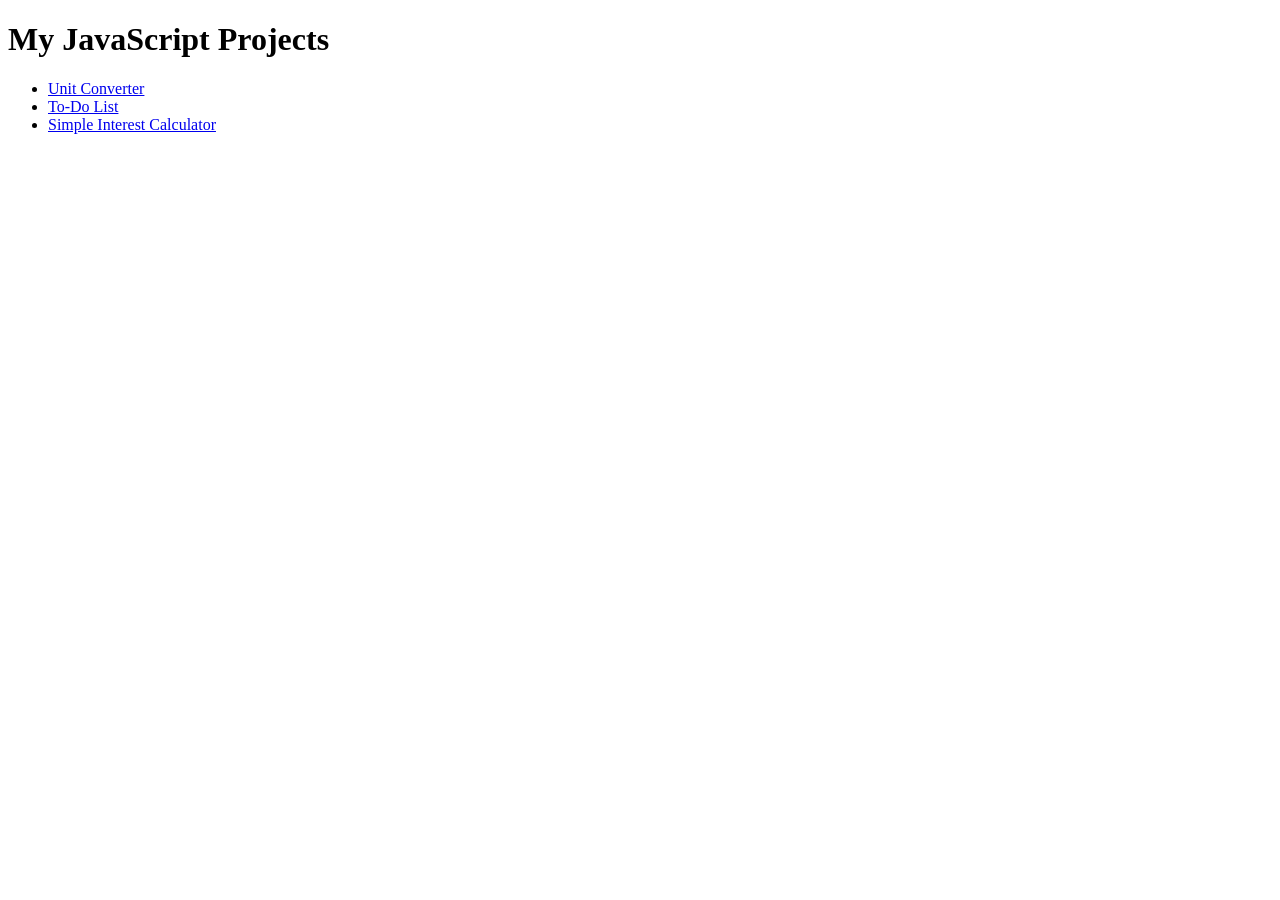
<file: index.html>
<!DOCTYPE html>
<html>
<head>
    <title>JavaScript Projects</title>
</head>
<body>
    <h1>My JavaScript Projects</h1>

    <ul>
        <li><a href="./Unit-Conversion/">Unit Converter</a></li>
        <li><a href="./To-Do-List/">To-Do List</a></li>
        <li><a href="./Simple-Interest-Calculator/">Simple Interest Calculator</a></li>
    </ul>
</body>
</html>
</file>
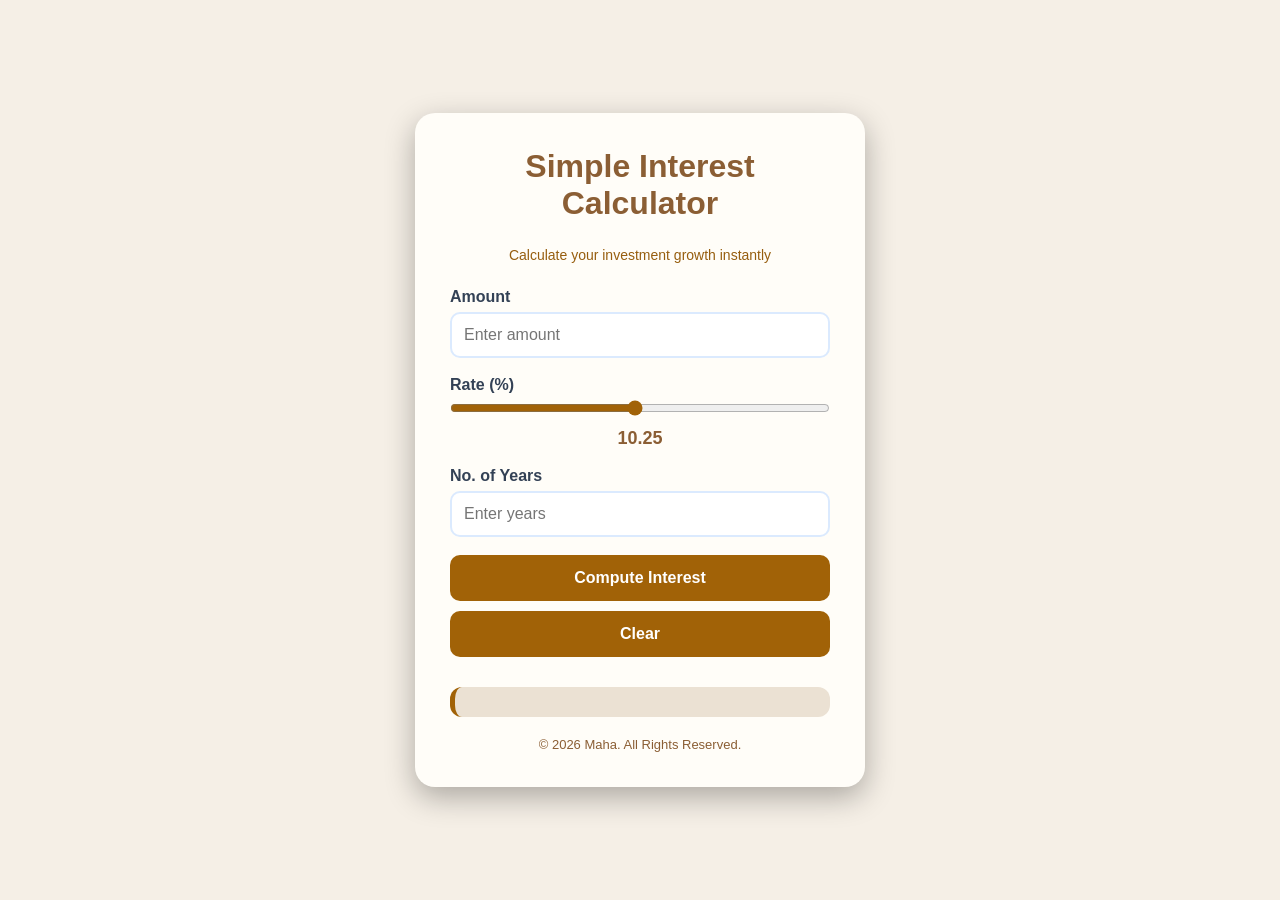
<file: Simple-Interest-Calculator/index.html>
<!DOCTYPE html>
<html>
    <head>
        <script src="script.js"></script>
        <link rel="stylesheet" href="style.css">
        <title>Simple Interest Calculator</title>
    </head>
    <body>
        <div class="maindiv">
            <h1>Simple Interest Calculator</h1>
            <p class="subtitle">
            Calculate your investment growth instantly
            </p>

            <div class="input-group">
                <label for="">Amount</label>
                <input type="number"  id="principal" placeholder="Enter amount">  <br/>
            </div>

            <div class="input-group rate">
                <label for="">Rate (%)</label>
                <input type="range"  id="rate" min="1" max="20" value="10.25" step="0.25" oninput="updateRate()">  <br/>

                <p class="rate-display">
                    <span id="rate_val">10.25</span>
                </p>
            </div>

            <div class="input-group">
               <label for="">No. of Years</label>
               <input type="number"  id="years" list="all_years" placeholder="Enter years">
                <datalist id="all_years">
                    <option value="1">1</option>
                    <option value="2">2</option>
                    <option value="3">3</option>
                    <option value="4">4</option>
                    <option value="5">5</option>
                    <option value="6">6</option>
                    <option value="7">7</option>
                    <option value="8">8</option>
                    <option value="9">9</option>
                    <option value="10">10</option>
                </datalist>  
                <br/>
            </div>

        <!-- Interest : <span id="result"></span><br> -->

        <button onclick="compute()">Compute Interest</button> 
        <button onclick="resetForm()">Clear</button>
        <div id="result" class="result-card"></div>
        <footer>
            &#169; 2026 Maha. All Rights Reserved.
        </footer>
        
    </body>
</html>
</file>
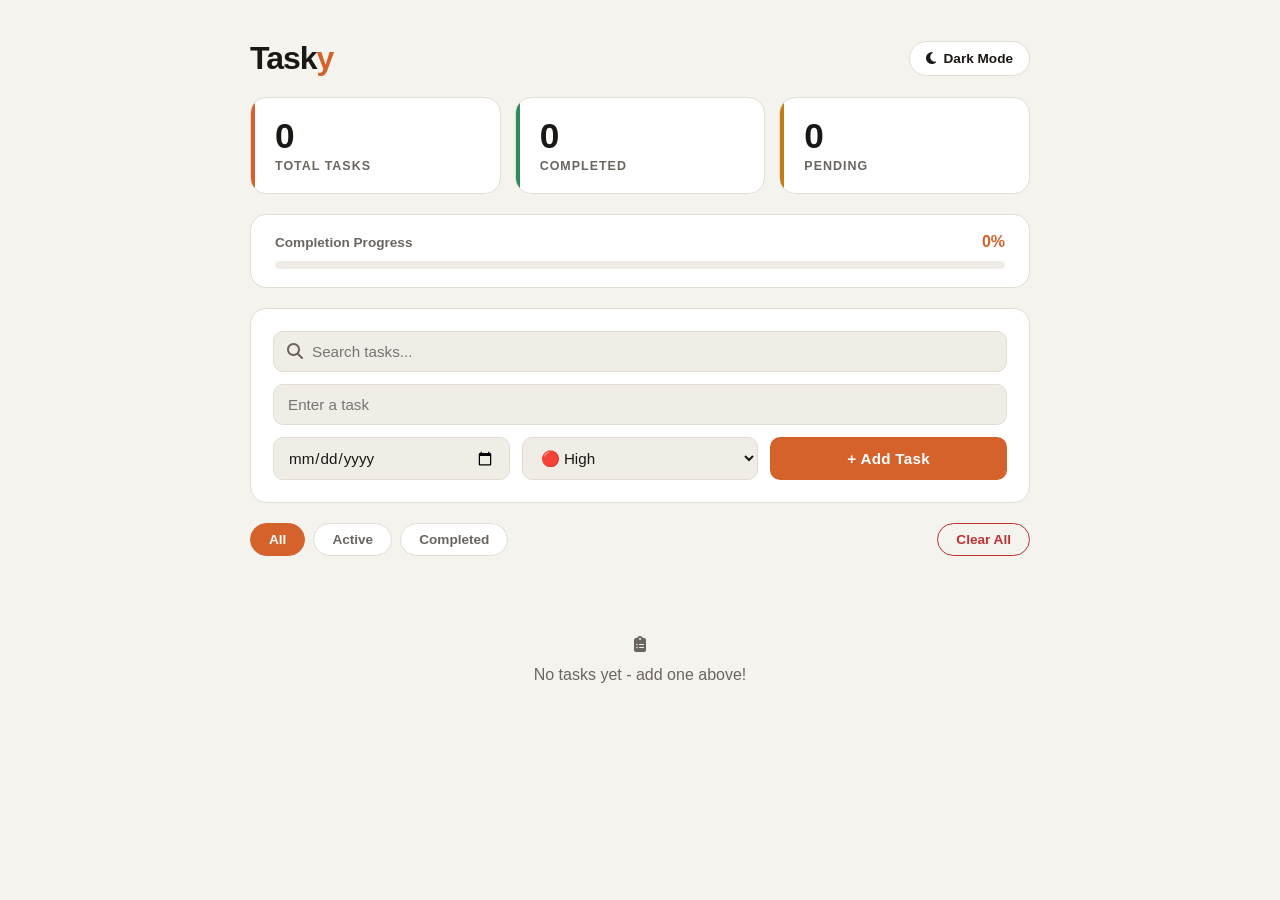
<file: To-Do-List/index.html>
<!DOCTYPE html>
<html lang="en">
<head>
    <meta charset="UTF-8">
    <meta name="viewport" content="width=device-width, initial-scale=1.0">
    <title>Tasky</title>
    <link rel="stylesheet" href="https://cdnjs.cloudflare.com/ajax/libs/font-awesome/6.5.0/css/all.min.css">
    <link rel="stylesheet" href="style.css">
</head>

<body>
    <div class="container">

        <!-- Top Bar -->
        <div class="top-bar">
            <div class="logo">Task<span>y</span></div>
            <button class="theme-btn" id="themeBtn">
            <i class="fa-solid fa-moon"></i> Dark Mode
            </button>
        </div>
            
        <!-- Stats -->
        <div class="stats">
            <div class="stat-card">
                <h2 class="stat-num" id="totalTasks">0</h2>
                <p class="stat-label">Total Tasks</p>
            </div>

            <div class="stat-card green">
                <h2 class="stat-num" id="completedTasks">0</h2>
                <p class="stat-label">Completed</p>
            </div>

            <div class="stat-card amber">
                <h2 class="stat-num" id="pendingTasks">0</h2>
                <p class="stat-label">Pending</p>
            </div>
        </div>


        <!-- Progress -->
        <div class="progress-wrap">
            <div class="progress-top">
                <span class="progress-label">Completion Progress</span>
                <span class="progress-pct" id="progressPct">0%</span>
            </div>
            <div class="progress-track">
                <div class="progress-fill" id="progressFill"></div>
            </div>
        </div>

        <!-- Input Card -->
        <div class="input-card">
            <div class="search-wrap">
                <span class="search-icon"><i class="fa-solid fa-magnifying-glass"></i></span>
                <input type="text" id="searchTask" placeholder="Search tasks..." oninput="filterBySearch()"/>
            </div>
            <input type="text" id="taskInput" placeholder="Enter a task">
            <div class="row">
                <input type="date" id="dueDate">
                <select id="priority">
                    <option value="High">🔴 High</option>
                    <option value="Medium">🟡 Medium</option>
                    <option value="Low">🟢 Low</option>
                </select>
                <button class="add-btn" onclick="addTask()">
                + Add Task
                </button>
            </div>
        </div>

        <!-- Filter -->
        <div class="filters">
            <button class="filter-btn active" onclick="setFilter('all', this)">All</button>
            <button class="filter-btn" onclick="setFilter('active', this)">Active</button>
            <button class="filter-btn" onclick="setFilter('completed', this)">Completed</button>
            <button class="clear-btn" onclick="clearAll()">
            Clear All
            </button>
        </div>

        <!-- Empty State -->
        <div class="emptyState" id="emptyState">
            <p class="empty-icon"><i class="fa-solid fa-clipboard-list"></i></p>
            <p>No tasks yet - add one above!</p>
        </div>

        <!-- Task List -->
        <ul class="task-list" id="todoList"></ul>
    </div>

    <script src="script.js"></script>
</body>
</html>
</file>
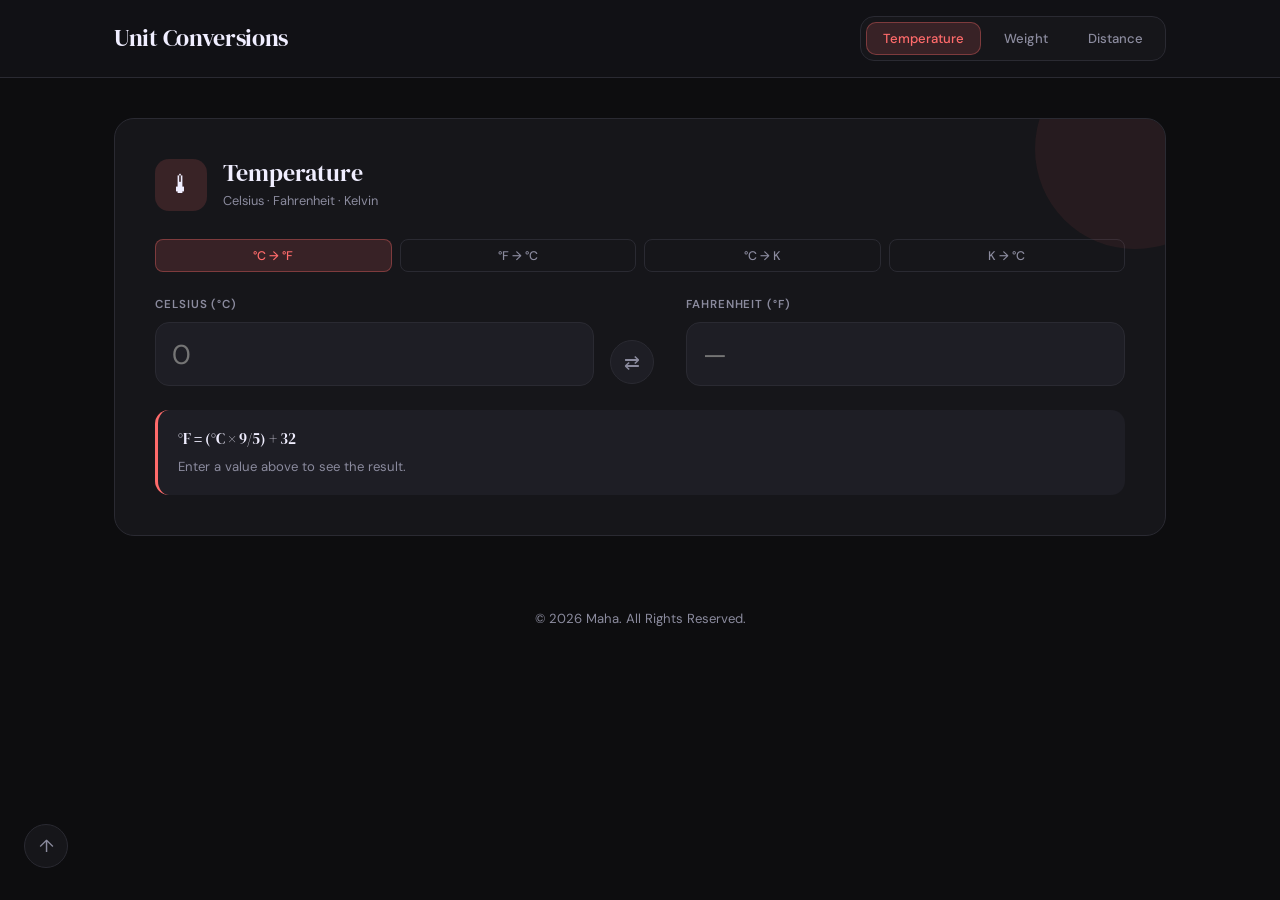
<file: Unit-Conversion/index.html>
<!DOCTYPE html>
<html lang="en">

<head>
    <meta charset="UTF-8">
    <meta name="viewport" content="width=device-width, initial-scale=1.0">
    <title>Unit Converter</title>
    <link href="https://fonts.googleapis.com/css2?family=DM+Serif+Display&family=DM+Sans:wght@400;500;600&display=swap"
        rel="stylesheet">
    <link rel="stylesheet" href="style.css">
</head>

<body>
    <header id="home">
        <div class="header-inner">
            <h1 class="title">Unit Conversions</h1>

            <nav class="tab-nav" aria-label="Converter sections">
                <button class="tab active" data-type="temp" onclick="switchTab('temp')"><i class="fa-solid fa-temperature-half"></i> Temperature</button>
                <button class="tab" data-type="weight" onclick="switchTab('weight')"><i class="fa-solid fa-weight-scale"></i> Weight</button>
                <button class="tab" data-type="dist" onclick="switchTab('dist')"><i class="fa-solid fa-ruler"></i> Distance</button>
            </nav>
        </div>
    </header>

    <main id="all-conversion-sections">

        <!-- Temperature -->
        <section id="temperature" class="panel active" data-type="temp" aria-label="Temperature converter">
        <div class="card">
            <div class="icon-row">
                <div class="icon-badge temp-accent">🌡</div>
                <div>
                    <h2 class="card-title">Temperature</h2>
                    <p class="card-subtitle">Celsius · Fahrenheit · Kelvin</p>
                </div>
            </div>
            <div class="mode-btns" id="mode-temp">
                <button class="mode-btn active" id="btn-cf" onclick="setTempMode('cf')">°C → °F</button>
                <button class="mode-btn" id="btn-fc" onclick="setTempMode('fc')">°F → °C</button>
                <button class="mode-btn" id="btn-ck" onclick="setTempMode('ck')">°C → K</button>
                <button class="mode-btn" id="btn-kc" onclick="setTempMode('kc')">K → °C</button>
            </div>
            <div class="converter">
                <div class="field">
                    <label id="tlbl1" for="t-from">Celsius (°C)</label>
                    <input type="number" id="t-from" placeholder="0" oninput="convertTemp()" autocomplete="off">
                </div>
                <button class="swap-btn" onclick="swapTemp()" title="Swap units" aria-label="Swap units">⇄</button>
                <div class="field">
                    <label id="tlbl2" for="t-to">Fahrenheit (°F)</label>
                    <input type="number" id="t-to" placeholder="—" readonly class="output">
                </div>
            </div>
            <aside class="formula-box">
                <strong id="t-formula">°F = (°C × 9/5) + 32</strong>
                <span id="t-plain">Enter a value above to see the result.</span>
            </aside>
        </div>
        </section>

        <!-- Weight -->
        <section id="weight" class="panel" data-type="weight" aria-label="Weight converter">
            <div class="card">
                <div class="icon-row">
                    <div class="icon-badge weight-accent">⚖</div>
                    <div>
                        <h2 class="card-title">Weight</h2>
                        <p class="card-subtitle">Kilograms · Pounds · Grams · Ounces</p>
                    </div>
                </div>
                <div class="mode-btns" id="mode-weight">
                    <button class="mode-btn active" id="btn-kglb" onclick="setWeightMode('kglb')">kg → lb</button>
                    <button class="mode-btn" id="btn-lbkg" onclick="setWeightMode('lbkg')">lb → kg</button>
                    <button class="mode-btn" id="btn-goz" onclick="setWeightMode('goz')">g → oz</button>
                    <button class="mode-btn" id="btn-ozg" onclick="setWeightMode('ozg')">oz → g</button>
                </div>
                <div class="converter">
                    <div class="field">
                        <label id="wlbl1" for="w-from">Kilograms (kg)</label>
                        <input type="number" id="w-from" placeholder="0" oninput="convertWeight()" autocomplete="off">
                    </div>
                    <button class="swap-btn" onclick="swapWeight()" title="Swap units"
                        aria-label="Swap units">⇄</button>
                    <div class="field">
                        <label id="wlbl2" for="w-to">Pounds (lb)</label>
                        <input type="number" id="w-to" placeholder="—" readonly class="output">
                    </div>
                </div>
                <aside class="formula-box">
                    <strong id="w-formula">lb = kg × 2.20462</strong>
                    <span id="w-plain">Enter a value above to see the result.</span>
                </aside>
            </div>
        </section>

        <!-- Distance -->
        <section id="distance" class="panel" data-type="dist" aria-label="Distance converter">
            <div class="card">
                <div class="icon-row">
                    <div class="icon-badge dist-accent">📏</div>
                    <div>
                        <h2 class="card-title">Distance</h2>
                        <p class="card-subtitle">Kilometers · Miles · Meters · Feet</p>
                    </div>
                </div>
                <div class="mode-btns" id="mode-dist">
                    <button class="mode-btn active" id="btn-kmmi" onclick="setDistMode('kmmi')">km → mi</button>
                    <button class="mode-btn" id="btn-mikm" onclick="setDistMode('mikm')">mi → km</button>
                    <button class="mode-btn" id="btn-mft" onclick="setDistMode('mft')">m → ft</button>
                    <button class="mode-btn" id="btn-ftm" onclick="setDistMode('ftm')">ft → m</button>
                </div>
                <div class="converter">
                    <div class="field">
                        <label id="dlbl1" for="d-from">Kilometers (km)</label>
                        <input type="number" id="d-from" placeholder="0" oninput="convertDist()" autocomplete="off">
                    </div>
                    <button class="swap-btn" onclick="swapDist()" title="Swap units" aria-label="Swap units">⇄</button>
                    <div class="field">
                        <label id="dlbl2" for="d-to">Miles (mi)</label>
                        <input type="number" id="d-to" placeholder="—" readonly class="output">
                    </div>
                </div>
                <aside class="formula-box">
                    <strong id="d-formula">mi = km ÷ 1.60934</strong>
                    <span id="d-plain">Enter a value above to see the result.</span>
                </aside>
            </div>
        </section>

    </main>

    <a href="#home" class="go-home" aria-label="Back to top">↑</a>

    <footer>
        <p>&#169; 2026 Maha. All Rights Reserved.</p>
    </footer>

    <script src="script.js"></script>

</body>

</html>
</file>
<file: Simple-Interest-Calculator/style.css>
*{
    margin:0;
    padding:0;
    box-sizing:border-box;
}

body{
    min-height:100vh;
    display:flex;
    flex-direction:column;
    justify-content:center;
    align-items:center;

    background: #f5efe6;
    font-family:'Segoe UI',sans-serif;
}

.maindiv{
    width: min(450px, 90vw);
    background: #fffdf8;
    padding:35px;
    border-radius:20px;
    box-shadow:0 10px 30px rgba(0,0,0,.3);
    transition:0.3s ease;
}

.maindiv:hover{
    transform:translateY(-4px);
}


h1{
    text-align:center;
    color:#8b5e34;
    margin-bottom:25px;
}

.subtitle{
    text-align:center;
    color:#975e0f;
    margin-bottom:25px;
    font-size:14px;
}

.input-group{
    margin-bottom:18px;
}

label{
    display:block;
    margin-bottom:6px;
    font-weight:600;
    color:#334155;
}

input[type="number"]{
    width:100%;
    padding:12px;
    border:2px solid #dbeafe;
    border-radius:10px;
    font-size:16px;
}

input[type="number"]:focus{
    outline:none;
    border-color:#a16207;
    box-shadow: 0 0 0 3px rgba(161,98,7,.15);;
}

input[type="range"]{
    width:100%;
    cursor:pointer;
    accent-color: #a16207;
}

.rate-display{
    text-align:center;
    margin-top:8px;
    font-size:18px;
    font-weight:bold;
    color:#8b5e34;
}

button{
    width:100%;
    padding:14px;
    margin-bottom: 10px;
    border:none;
    border-radius:10px;
    background:#a16207;
    color:white;
    font-size:16px;
    font-weight:bold;
    cursor:pointer;
    transition:.3s;
}

button:hover{
    background:#854d0e;
    transform:translateY(-2px);
}

.result-card{
    margin-top:20px;
    padding:15px;
    background:#ebe1d3;
    border-left:5px solid #a16207;
    border-radius:12px;
    animation: fadeIn .4s ease;
}

@keyframes fadeIn{
    from{
        opacity:0;
        transform:translateY(10px);
    }
    to{
        opacity:1;
        transform:translateY(0);
    }
}

mark{
    background:#c7ab83;
    padding:2px 6px;
    border-radius:5px;
}

footer{
    margin-top:20px;
    color: #8b5e34;
    font-size:13px;
    text-align: center;
}
</file>
<file: To-Do-List/style.css>
/* Global Styles */
*, *::before, *::after{
    margin:0;
    padding:0;
    box-sizing:border-box;
}

:root{
    --bg:        #f5f3ee;
    --surface:   #ffffff;
    --surface2:  #f0ede6;
    --border:    #e2ddd4;
    --text:      #1a1714;
    --text2:     #6b6560;
    --accent:    #d4622a;
    --accent2:   #1a1714;
    --green:     #2d8c5e;
    --yellow:    #c47c14;
    --red:       #c03030;
    --shadow:    0 4px 24px rgba(0,0,0,.08);
    --radius:    16px;
    --font-head: 'Syne', sans-serif;
    --font-body: 'DM Sans', sans-serif;
}

[data-theme = "dark"] {
    --bg:       #141210;
    --surface:  #1e1b18;
    --surface2: #2a2622;
    --border:   #3a3530;
    --text:     #f5f0e8;
    --text2:    #9a9088;
    --accent:   #e07540; 
}

body{
    font-family: var(--font-body);
    background-color: var(--bg);
    color: var(--text);
    min-height: 100vh;
    display: flex;
    justify-content: center;
    align-items: flex-start;
    padding: 40px 20px 80px;
    transition: background .3s, color .3s;
}



 /*  Container  */
    .container {
      width: 100%;
      max-width: 780px;
      display: flex;
      flex-direction: column;
      gap: 20px;
    }
 
    /*  Top Bar  */
    .top-bar {
      display: flex;
      justify-content: space-between;
      align-items: center;
    }
 
    .logo {
      font-family: var(--font-head);
      font-size: 2rem;
      font-weight: 800;
      letter-spacing: -1px;
      color: var(--text);
    }
 
    .logo span { color: var(--accent); }
 
    .theme-btn {
      display: flex;
      align-items: center;
      gap: 8px;
      background: var(--surface);
      border: 1.5px solid var(--border);
      color: var(--text);
      padding: 9px 16px;
      border-radius: 50px;
      font-family: var(--font-body);
      font-size: .85rem;
      font-weight: 600;
      cursor: pointer;
      transition: .2s;
    }
 
    .theme-btn:hover { background: var(--surface2); }
 
    /*  Stats Row  */
    .stats {
      display: grid;
      grid-template-columns: repeat(3, 1fr);
      gap: 14px;
    }
 
    .stat-card {
      background: var(--surface);
      border: 1.5px solid var(--border);
      border-radius: var(--radius);
      padding: 20px 24px;
      position: relative;
      overflow: hidden;
      transition: .2s;
    }
 
    .stat-card::before {
      content: '';
      position: absolute;
      top: 0; left: 0;
      width: 4px; height: 100%;
      background: var(--accent);
      border-radius: 4px 0 0 4px;
    }
 
    .stat-card.green::before { background: var(--green); }
    .stat-card.amber::before { background: var(--yellow); }
 
    .stat-num {
      font-family: var(--font-head);
      font-size: 2.2rem;
      font-weight: 800;
      line-height: 1;
      color: var(--text);
    }
 
    .stat-label {
      font-size: .78rem;
      font-weight: 600;
      text-transform: uppercase;
      letter-spacing: .08em;
      color: var(--text2);
      margin-top: 6px;
    }
 
    /*  Progress Bar  */
    .progress-wrap {
      background: var(--surface);
      border: 1.5px solid var(--border);
      border-radius: var(--radius);
      padding: 18px 24px;
    }
 
    .progress-top {
      display: flex;
      justify-content: space-between;
      align-items: center;
      margin-bottom: 10px;
    }
 
    .progress-label {
      font-size: .85rem;
      font-weight: 600;
      color: var(--text2);
    }
 
    .progress-pct {
      font-family: var(--font-head);
      font-size: 1rem;
      font-weight: 700;
      color: var(--accent);
    }
 
    .progress-track {
      width: 100%;
      height: 8px;
      background: var(--surface2);
      border-radius: 99px;
      overflow: hidden;
    }
 
    .progress-fill {
      height: 100%;
      background: linear-gradient(90deg, var(--accent), #e8a060);
      border-radius: 99px;
      width: 0%;
      transition: width .5s cubic-bezier(.4,0,.2,1);
    }
 
    /*  Input Area  */
    .input-card {
      background: var(--surface);
      border: 1.5px solid var(--border);
      border-radius: var(--radius);
      padding: 22px;
      display: flex;
      flex-direction: column;
      gap: 12px;
    }
 
    .search-wrap {
      position: relative;
    }
 
    .search-icon {
      position: absolute;
      left: 14px;
      top: 50%;
      transform: translateY(-50%);
      color: var(--text2);
      font-size: 1rem;
      pointer-events: none;
    }
 
    input[type="text"],
    input[type="date"],
    select {
      width: 100%;
      padding: 11px 14px;
      background: var(--surface2);
      border: 1.5px solid var(--border);
      border-radius: 10px;
      font-family: var(--font-body);
      font-size: .95rem;
      color: var(--text);
      outline: none;
      transition: border-color .2s;
    }
 
    #searchTask { padding-left: 38px; }
 
    input:focus, select:focus {
      border-color: var(--accent);
    }
 
    .row {
      display: grid;
      grid-template-columns: 1fr 1fr 1fr;
      gap: 12px;
    }
 
    .add-btn {
      background: var(--accent);
      color: #fff;
      border: none;
      border-radius: 10px;
      padding: 12px 24px;
      font-family: var(--font-head);
      font-size: .95rem;
      font-weight: 700;
      cursor: pointer;
      letter-spacing: .02em;
      transition: .2s;
      width: 100%;
    }
 
    .add-btn:hover { filter: brightness(1.1); transform: translateY(-1px); }
    .add-btn:active { transform: translateY(0); }
 
    /*  Filters  */
    .filters {
      display: flex;
      gap: 8px;
      flex-wrap: wrap;
    }
 
    .filter-btn {
      padding: 8px 18px;
      border: 1.5px solid var(--border);
      border-radius: 50px;
      background: var(--surface);
      color: var(--text2);
      font-family: var(--font-body);
      font-size: .85rem;
      font-weight: 600;
      cursor: pointer;
      transition: .2s;
    }
 
    .filter-btn:hover { border-color: var(--accent); color: var(--accent); }
    .filter-btn.active { background: var(--accent); border-color: var(--accent); color: #fff; }
 
    .clear-btn {
      margin-left: auto;
      padding: 8px 18px;
      border: 1.5px solid var(--border);
      border-radius: 50px;
      background: transparent;
      color: var(--red);
      border-color: var(--red);
      font-family: var(--font-body);
      font-size: .85rem;
      font-weight: 600;
      cursor: pointer;
      transition: .2s;
    }
 
    .clear-btn:hover { background: var(--red); color: #fff; }
 
    /*  Empty State  */
    .emptyState {
      text-align: center;
      padding: 60px 20px;
      color: var(--text2);
      display: none;
      flex-direction: column;
      align-items: center;
      gap: 12px;
    }
 
    .emptyState.visible { display: flex; }
 
    .empty-icon { font-size: 3rem; }
 
    .emptyState p {
      font-size: 1rem;
      font-weight: 500;
    }
 
    /*  Task List  */
    .task-list {
      list-style: none;
      display: flex;
      flex-direction: column;
      gap: 10px;
    }
 
    .task-item {
      background: var(--surface);
      border: 1.5px solid var(--border);
      border-radius: var(--radius);
      padding: 16px 18px;
      display: flex;
      justify-content: space-between;
      align-items: center;
      gap: 12px;
      animation: slideIn .25s ease;
      transition: transform .2s, box-shadow .2s, opacity .3s;
    }
 
    @keyframes slideIn {
      from { opacity: 0; transform: translateY(10px); }
      to   { opacity: 1; transform: translateY(0); }
    }
 
    .task-item:hover {
      transform: translateY(-2px);
      box-shadow: var(--shadow);
    }
 
    .task-item.priority-high  { border-left: 4px solid var(--red); }
    .task-item.priority-medium{ border-left: 4px solid var(--yellow); }
    .task-item.priority-low   { border-left: 4px solid var(--green); }
 
    .task-item.completed { opacity: .55; }
    .task-item.completed .task-title { text-decoration: line-through; }
 
    .task-info { flex: 1; display: flex; flex-direction: column; gap: 5px; }
 
    .task-title {
      font-size: 1rem;
      font-weight: 600;
      color: var(--text);
    }
 
    .task-meta {
      display: flex;
      align-items: center;
      gap: 10px;
      flex-wrap: wrap;
    }
 
    .task-date {
      font-size: .78rem;
      color: var(--text2);
    }
 
    .badge {
      font-size: .72rem;
      font-weight: 700;
      text-transform: uppercase;
      letter-spacing: .06em;
      padding: 3px 9px;
      border-radius: 50px;
    }
 
    .badge.high   { background: #fde8e8; color: var(--red); }
    .badge.medium { background: #fef3d8; color: var(--yellow); }
    .badge.low    { background: #e0f5ec; color: var(--green); }
 
    [data-theme="dark"] .badge.high   { background: #3a1818; }
    [data-theme="dark"] .badge.medium { background: #3a2e10; }
    [data-theme="dark"] .badge.low    { background: #0f2a1c; }
 
    /*  Task Actions  */
    .task-actions {
      display: flex;
      gap: 6px;
      flex-shrink: 0;
    }
 
    .icon-btn {
      width: 36px;
      height: 36px;
      border-radius: 50%;
      border: 1.5px solid var(--border);
      background: var(--surface2);
      cursor: pointer;
      font-size: 1rem;
      display: flex;
      align-items: center;
      justify-content: center;
      transition: .2s;
      line-height: 1;
    }
 
    .icon-btn:hover { transform: scale(1.12); border-color: var(--accent); }
 
    /*  Responsive  */
    @media(max-width: 600px) {
      .stats { grid-template-columns: 1fr 1fr; }
      .row   { grid-template-columns: 1fr; }
    }
</file>
<file: Unit-Conversion/style.css>
/*  Reset & base  */
*, *::before, *::after {
  box-sizing: border-box;
  margin: 0;
  padding: 0;
}

:root {
  --bg:           #0d0d0f;
  --card:         #16161a;
  --card-border:  #2a2a32;
  --input-bg:     #1e1e25;
  --text:         #f0eeff;
  --muted:        #8b8b9e;
  --subtle:       #3a3a46;

  /* Category accent colours */
  --temp:         #ff6b6b;
  --temp-dim:     rgba(255, 107, 107, 0.15);
  --temp-border:  rgba(255, 107, 107, 0.35);

  --wt:           #f7c948;
  --wt-dim:       rgba(247, 201, 72, 0.15);
  --wt-border:    rgba(247, 201, 72, 0.35);

  --dist:         #4ecdc4;
  --dist-dim:     rgba(78, 205, 196, 0.15);
  --dist-border:  rgba(78, 205, 196, 0.35);

  --radius-sm:  8px;
  --radius-md:  14px;
  --radius-lg:  20px;
}

html { scroll-behavior: smooth; }

body {
  background-color: var(--bg);
  color: var(--text);
  font-family: 'DM Sans', sans-serif;
  font-size: 16px;
  line-height: 1.6;
  min-height: 100vh;
}

/*  Header / Nav  */
#home {
  background-color: #111115;
  border-bottom: 1px solid var(--card-border);
  position: sticky;
  top: 0;
  z-index: 100;
}

.header-inner {
  max-width: 1100px;
  margin: 0 auto;
  padding: 1rem 1.5rem;
  display: flex;
  align-items: center;
  justify-content: space-between;
  gap: 1rem;
  flex-wrap: wrap;
}

.title {
  font-family: 'DM Serif Display', serif;
  font-size: 1.5rem;
  font-weight: 400;
  color: var(--text);
  letter-spacing: -0.3px;
}

.tab-nav {
  display: flex;
  gap: 0.375rem;
  background: var(--card);
  border: 1px solid var(--card-border);
  border-radius: var(--radius-md);
  padding: 0.3rem;
}

.tab {
  padding: 0.45rem 1rem;
  border: 1px solid transparent;
  border-radius: 10px;
  cursor: pointer;
  font-size: 0.82rem;
  font-family: 'DM Sans', sans-serif;
  font-weight: 500;
  color: var(--muted);
  background: transparent;
  transition: color 0.2s, background 0.2s, border-color 0.2s;
  white-space: nowrap;
}

.tab:hover { color: var(--text); }

.tab.active[data-type="temp"]   { background: var(--temp-dim);  color: var(--temp);  border-color: var(--temp-border); }
.tab.active[data-type="weight"] { background: var(--wt-dim);    color: var(--wt);    border-color: var(--wt-border); }
.tab.active[data-type="dist"]   { background: var(--dist-dim);  color: var(--dist);  border-color: var(--dist-border); }

/*  Main layout  */
#all-conversion-sections {
  max-width: 1100px;
  margin: 2.5rem auto;
  padding: 0 1.5rem;
}

.panel { display: none; }
.panel.active { display: block; }

/*  Card  */
.card {
  background: var(--card);
  border: 1px solid var(--card-border);
  border-radius: var(--radius-lg);
  padding: 2.5rem;
  position: relative;
  overflow: hidden;
}

/* Decorative glow in top-right corner */
.card::before {
  content: '';
  position: absolute;
  top: -70px;
  right: -70px;
  width: 200px;
  height: 200px;
  border-radius: 50%;
  opacity: 0.07;
  pointer-events: none;
}

.panel[data-type="temp"]   .card::before { background: var(--temp); }
.panel[data-type="weight"] .card::before { background: var(--wt); }
.panel[data-type="dist"]   .card::before { background: var(--dist); }

/*  Icon row  */
.icon-row {
  display: flex;
  align-items: center;
  gap: 1rem;
  margin-bottom: 1.75rem;
}

.icon-badge {
  width: 52px;
  height: 52px;
  border-radius: var(--radius-md);
  display: flex;
  align-items: center;
  justify-content: center;
  font-size: 1.6rem;
  flex-shrink: 0;
}

.icon-badge.temp-accent   { background: var(--temp-dim); }
.icon-badge.weight-accent { background: var(--wt-dim); }
.icon-badge.dist-accent   { background: var(--dist-dim); }

.card-title {
  font-family: 'DM Serif Display', serif;
  font-size: 1.5rem;
  font-weight: 400;
  color: var(--text);
  line-height: 1.2;
}

.card-subtitle {
  font-size: 0.8rem;
  color: var(--muted);
  margin-top: 0.2rem;
}

/*  Mode buttons  */
.mode-btns {
  display: flex;
  gap: 0.5rem;
  margin-bottom: 1.5rem;
  flex-wrap: wrap;
}

.mode-btn {
  flex: 1;
  min-width: 80px;
  padding: 0.45rem 0.75rem;
  border-radius: var(--radius-sm);
  border: 1px solid var(--card-border);
  background: transparent;
  color: var(--muted);
  font-size: 0.78rem;
  font-family: 'DM Sans', sans-serif;
  font-weight: 500;
  cursor: pointer;
  transition: all 0.18s;
  white-space: nowrap;
}

.mode-btn:hover { color: var(--text); border-color: var(--subtle); }

/* Active state per section — set via JS */
.panel[data-type="temp"]   .mode-btn.active { background: var(--temp-dim);  color: var(--temp);  border-color: var(--temp-border); }
.panel[data-type="weight"] .mode-btn.active { background: var(--wt-dim);    color: var(--wt);    border-color: var(--wt-border); }
.panel[data-type="dist"]   .mode-btn.active { background: var(--dist-dim);  color: var(--dist);  border-color: var(--dist-border); }

.panel[data-type="temp"] .formula-box {
  border-left: 3px solid var(--temp);
}

.panel[data-type="weight"] .formula-box {
  border-left: 3px solid var(--wt);
}

.panel[data-type="dist"] .formula-box {
  border-left: 3px solid var(--dist);
}

/*  Converter row  */
.converter {
  display: grid;
  grid-template-columns: 1fr 60px 1fr;
  gap: 1rem;
  align-items: end;
  margin-bottom: 1.5rem;
}

.field label {
  display: block;
  font-size: 0.72rem;
  font-weight: 600;
  color: var(--muted);
  letter-spacing: 0.08em;
  text-transform: uppercase;
  margin-bottom: 0.5rem;
}

.field input {
  width: 100%;
  background: var(--input-bg);
  border: 1px solid var(--card-border);
  border-radius: var(--radius-md);
  padding: 0.85rem 1rem;
  font-size: 1.7rem;
  font-weight: 72px;
  font-family: 'DM Sans', sans-serif;
  color: var(--text);
  outline: none;
  transition: border-color 0.2s;
  -moz-appearance: textfield;
}

.field input::-webkit-outer-spin-button,
.field input::-webkit-inner-spin-button { -webkit-appearance: none; }

.field input:focus { border-color: var(--subtle); }

/* Output field — coloured per section */
.panel[data-type="temp"]   .output { color: var(--temp); }
.panel[data-type="weight"] .output { color: var(--wt); }
.panel[data-type="dist"]   .output { color: var(--dist); }

/* Swap button */
.swap-btn {
  width: 44px;
  height: 44px;
  border-radius: 50%;
  border: 1px solid var(--card-border);
  background: var(--input-bg);
  color: var(--muted);
  cursor: pointer;
  font-size: 1.2rem;
  display: flex;
  align-items: center;
  justify-content: center;
  transition: all 0.2s;
  margin-bottom: 2px;
  flex-shrink: 0;
}

.swap-btn:hover {
  color: var(--text);
  border-color: var(--subtle);
  transform: rotate(180deg);
}

/*  Formula box  */
.formula-box {
  background: var(--input-bg);
  border-radius: var(--radius-md);
  padding: 1rem 1.25rem;
  font-size: 0.82rem;
  color: var(--muted);
  line-height: 1.7;
  display: flex;
  flex-direction: column;
  gap: 0.25rem;
}

.formula-box strong {
  font-family: 'DM Serif Display', serif;
  font-size: 0.95rem;
  color: var(--text);
  font-weight: 400;
}

.panel.active .card {
  animation: fadeUp .3s ease;
}

@keyframes fadeUp {

  from {
    opacity: 0;
    transform: translateY(12px);
  }

  to {
    opacity: 1;
    transform: translateY(0);
  }
}

/*  Flash animation  */
@keyframes flash {
  0%   { opacity: 0.3; }
  100% { opacity: 1; }
}

.result-flash { animation: flash 0.3s ease; }

/*  Go-home button  */
.go-home {
  position: fixed;
  bottom: 2rem;
  left: 1.5rem;
  width: 44px;
  height: 44px;
  border-radius: 50%;
  background: var(--card);
  border: 1px solid var(--card-border);
  color: var(--muted);
  display: flex;
  align-items: center;
  justify-content: center;
  text-decoration: none;
  font-size: 1.1rem;
  transition: all 0.2s;
}

.go-home:hover {
  color: var(--text);
  border-color: var(--subtle);
}

/*  Footer  */
footer {
  text-align: center;
  padding: 2rem 1rem 3rem;
  font-size: 0.82rem;
  color: var(--muted);
}

footer strong { color: var(--text); font-weight: 500; }

/*  Responsive  */
@media (max-width: 520px) {
  .header-inner { flex-direction: column; align-items: flex-start; }
  .tab-nav { width: 100%; }
  .tab { flex: 1; text-align: center; font-size: 0.75rem; padding: 0.4rem 0.5rem; }
  .card { padding: 1.5rem 1.25rem; }
  .converter { gap: 0.5rem; }
  .field input { font-size: 1.1rem; padding: 0.7rem 0.75rem; }
  .swap-btn { width: 36px; height: 36px; font-size: 1rem; }
}
</file>
